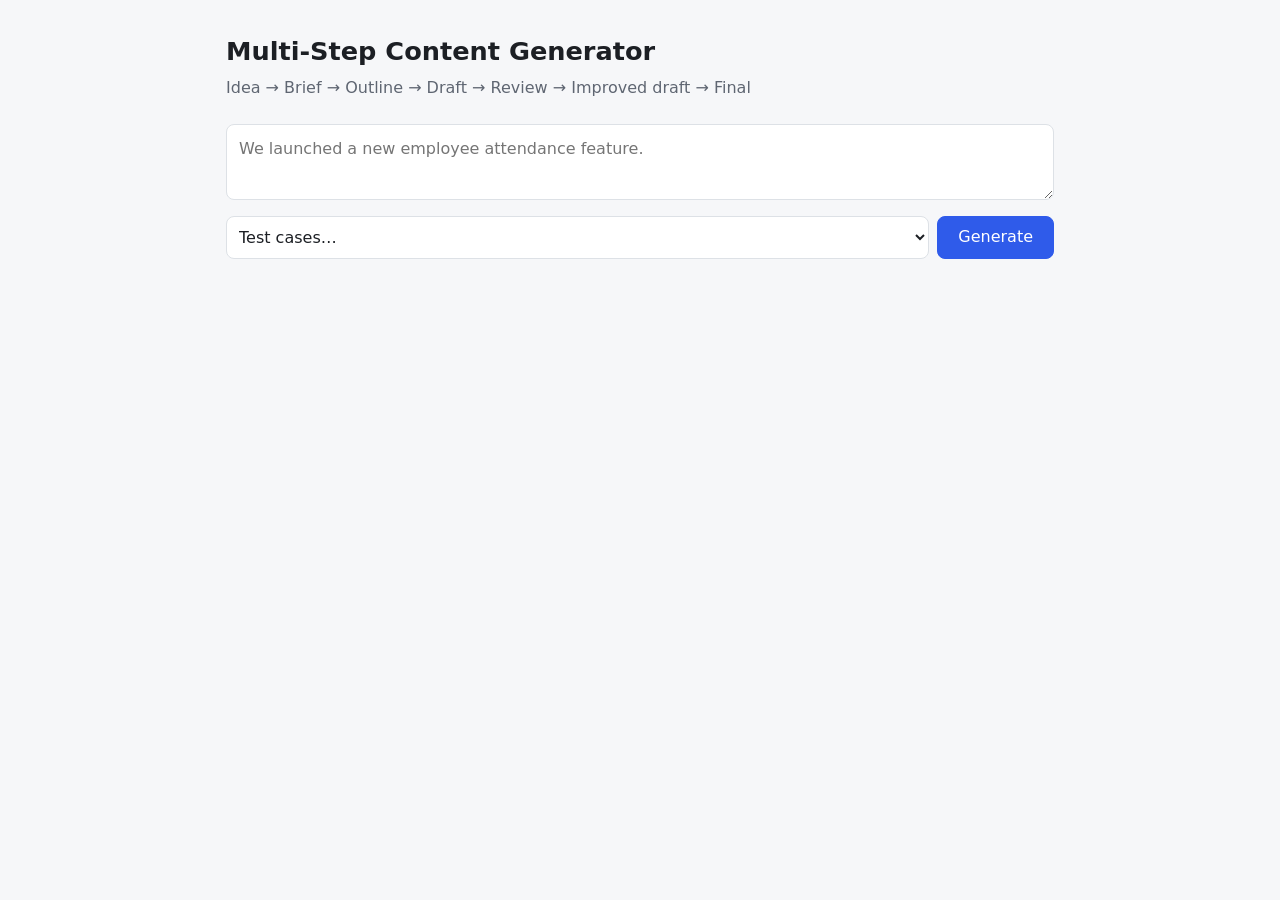
<file: static/index.html>
<!doctype html>
<html lang="en">
<head>
  <meta charset="utf-8">
  <meta name="viewport" content="width=device-width, initial-scale=1">
  <title>Multi-Step Content Generator</title>
  <link rel="stylesheet" href="/static/style.css">
</head>
<body>
  <main>
    <h1>Multi-Step Content Generator</h1>
    <p class="sub">Idea → Brief → Outline → Draft → Review → Improved draft → Final</p>

    <form id="form">
      <textarea id="idea" maxlength="500" rows="2" placeholder="We launched a new employee attendance feature." required></textarea>
      <div class="row">
        <select id="examples" aria-label="Test cases">
          <option value="">Test cases…</option>
          <option>We launched a new employee attendance feature.</option>
          <option>New update is out.</option>
          <option>Write a LinkedIn post: we cut payroll processing time by 40%.</option>
          <option>Announce to customers that our app now supports dark mode.</option>
          <option>We're discontinuing the legacy reporting tool next month.</option>
        </select>
        <button id="run" type="submit">Generate</button>
      </div>
    </form>

    <div id="summary" class="summary" hidden></div>
    <ol id="steps" class="steps"></ol>
  </main>
  <script src="/static/app.js"></script>
</body>
</html>
</file>
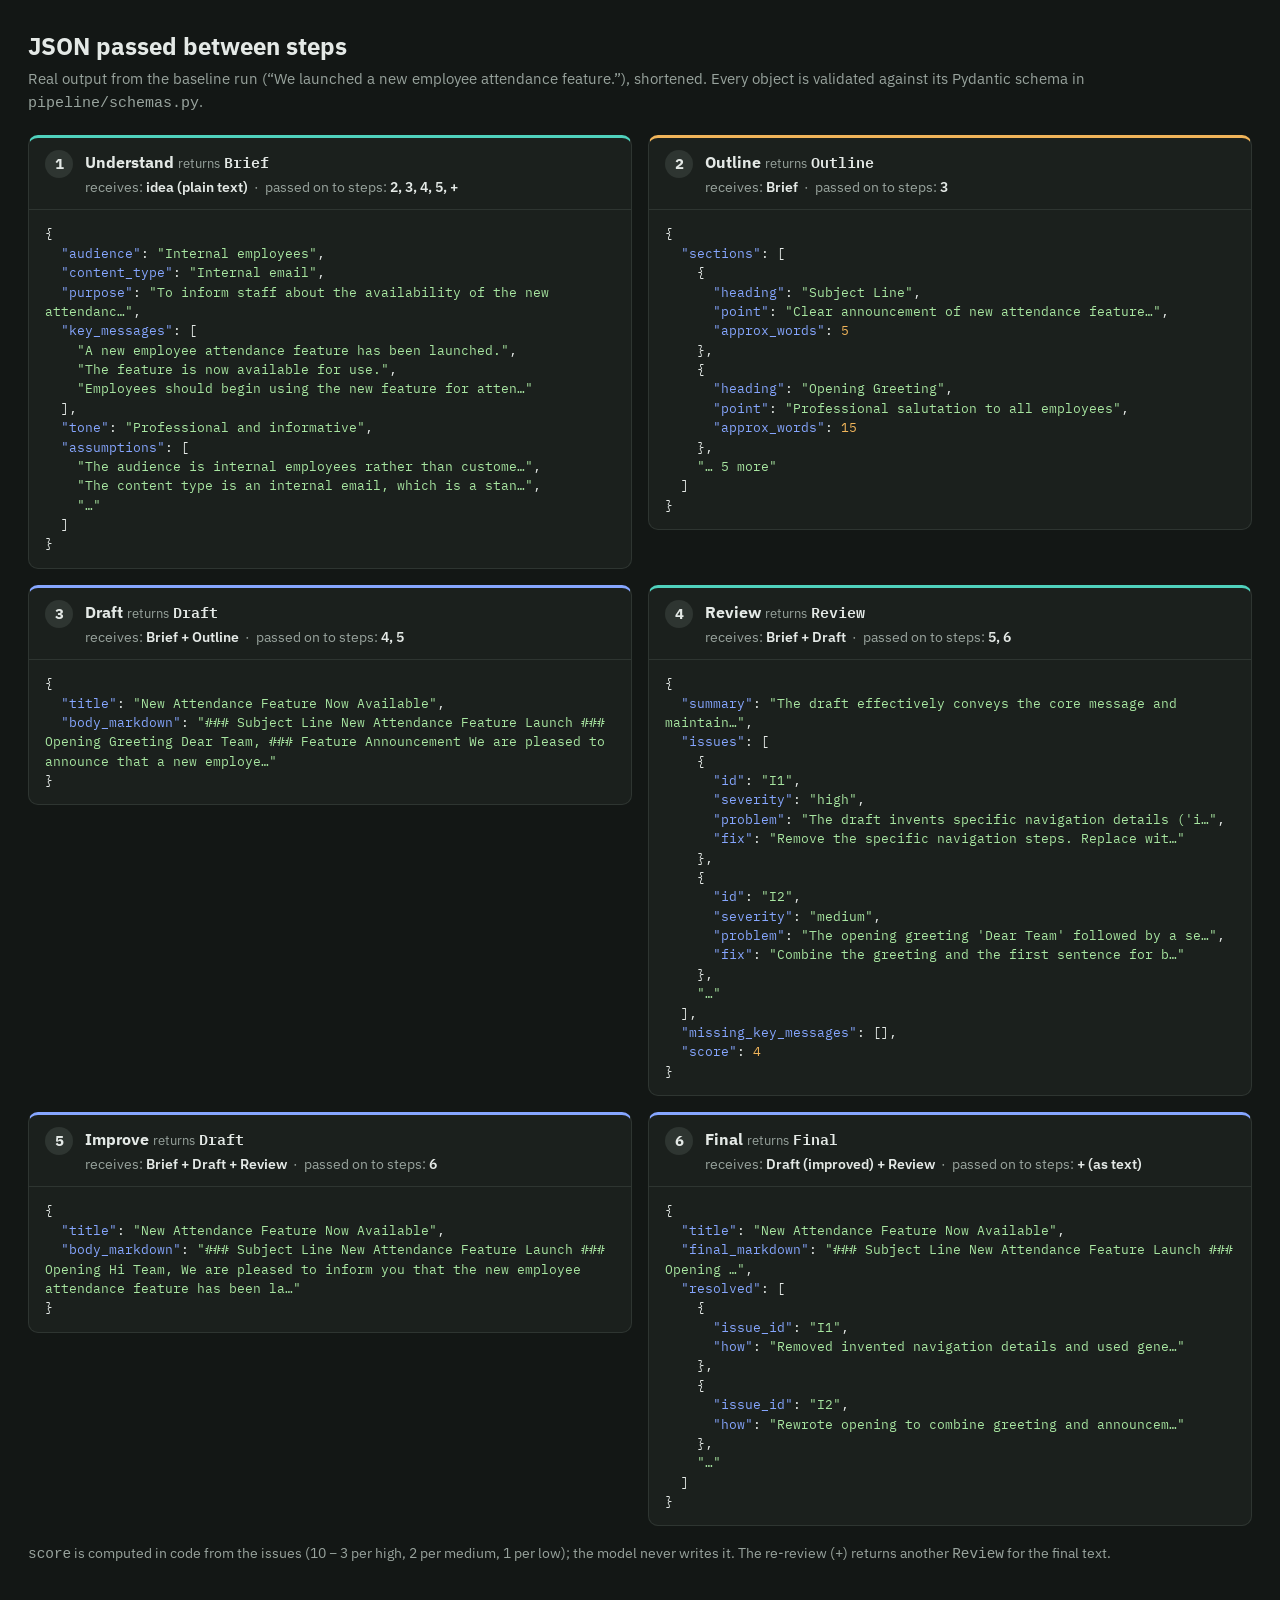
<file: docs/json-structure.html>
<!doctype html><html lang="en"><head><meta charset="utf-8">
<title>JSON Between Steps</title>
<link rel="stylesheet" href="https://fonts.googleapis.com/css2?family=IBM+Plex+Mono:wght@400;600&family=IBM+Plex+Sans:wght@400;600;700&display=swap">
<style>
:root { --bg:#131715; --surface:#1b201d; --fg:#e4e9e6; --muted:#98a39d; --line:#2e3531;
  --qwen:#4fd1bd; --g20:#f0b45a; --g120:#86a6ff; --key:#86a6ff; --str:#a8e6a1; --num:#f0b45a; color-scheme: dark; }
* { box-sizing:border-box; }
body { margin:0; background:var(--bg); color:var(--fg); font:15px/1.5 "IBM Plex Sans", system-ui, sans-serif; padding:28px; }
h1 { margin:0 0 4px; font-size:1.5rem; }
.lede { margin:0 0 20px; color:var(--muted); }
.grid { display:grid; grid-template-columns:repeat(2, minmax(0,1fr)); gap:16px; align-items:start; }
.card { background:var(--surface); border:1px solid var(--line); border-top:3px solid var(--muted); border-radius:10px; overflow:hidden; }
.card.qwen { border-top-color:var(--qwen); } .card.g20 { border-top-color:var(--g20); } .card.g120 { border-top-color:var(--g120); }
header { display:flex; gap:12px; align-items:flex-start; padding:12px 16px; border-bottom:1px solid var(--line); }
.num { flex:none; width:28px; height:28px; border-radius:50%; display:grid; place-items:center; font-weight:700; background:var(--line); }
h2 { margin:0; font-size:1rem; } h2 small { color:var(--muted); font-weight:400; }
h2 code { font:600 .95rem "IBM Plex Mono", monospace; }
header p { margin:2px 0 0; color:var(--muted); font-size:.85rem; } header p b { color:var(--fg); font-weight:600; }
pre { margin:0; padding:14px 16px; font:12.5px/1.55 "IBM Plex Mono", Consolas, monospace; white-space:pre-wrap; }
.k { color:var(--key); } .s { color:var(--str); } .n { color:var(--num); }
.note { margin-top:16px; color:var(--muted); font-size:.9rem; }
</style></head><body>
<h1>JSON passed between steps</h1>
<p class="lede">Real output from the baseline run (“We launched a new employee attendance feature.”), shortened. Every object is validated against its Pydantic schema in <code>pipeline/schemas.py</code>.</p>
<div class="grid">
<article class="card qwen">
  <header><span class="num">1</span><div><h2>Understand <small>returns</small> <code>Brief</code></h2>
  <p>receives: <b>idea (plain text)</b> &nbsp;·&nbsp; passed on to steps: <b>2, 3, 4, 5, +</b></p></div></header>
  <pre>{
  <span class="k">&quot;audience&quot;</span>: <span class="s">&quot;Internal employees&quot;</span>,
  <span class="k">&quot;content_type&quot;</span>: <span class="s">&quot;Internal email&quot;</span>,
  <span class="k">&quot;purpose&quot;</span>: <span class="s">&quot;To inform staff about the availability of the new attendanc…&quot;</span>,
  <span class="k">&quot;key_messages&quot;</span>: [
    <span class="s">&quot;A new employee attendance feature has been launched.&quot;</span>,
    <span class="s">&quot;The feature is now available for use.&quot;</span>,
    <span class="s">&quot;Employees should begin using the new feature for atten…&quot;</span>
  ],
  <span class="k">&quot;tone&quot;</span>: <span class="s">&quot;Professional and informative&quot;</span>,
  <span class="k">&quot;assumptions&quot;</span>: [
    <span class="s">&quot;The audience is internal employees rather than custome…&quot;</span>,
    <span class="s">&quot;The content type is an internal email, which is a stan…&quot;</span>,
    <span class="s">&quot;…&quot;</span>
  ]
}</pre>
</article>
<article class="card g20">
  <header><span class="num">2</span><div><h2>Outline <small>returns</small> <code>Outline</code></h2>
  <p>receives: <b>Brief</b> &nbsp;·&nbsp; passed on to steps: <b>3</b></p></div></header>
  <pre>{
  <span class="k">&quot;sections&quot;</span>: [
    {
      <span class="k">&quot;heading&quot;</span>: <span class="s">&quot;Subject Line&quot;</span>,
      <span class="k">&quot;point&quot;</span>: <span class="s">&quot;Clear announcement of new attendance feature…&quot;</span>,
      <span class="k">&quot;approx_words&quot;</span>: <span class="n">5</span>
    },
    {
      <span class="k">&quot;heading&quot;</span>: <span class="s">&quot;Opening Greeting&quot;</span>,
      <span class="k">&quot;point&quot;</span>: <span class="s">&quot;Professional salutation to all employees&quot;</span>,
      <span class="k">&quot;approx_words&quot;</span>: <span class="n">15</span>
    },
    <span class="s">&quot;… 5 more&quot;</span>
  ]
}</pre>
</article>
<article class="card g120">
  <header><span class="num">3</span><div><h2>Draft <small>returns</small> <code>Draft</code></h2>
  <p>receives: <b>Brief + Outline</b> &nbsp;·&nbsp; passed on to steps: <b>4, 5</b></p></div></header>
  <pre>{
  <span class="k">&quot;title&quot;</span>: <span class="s">&quot;New Attendance Feature Now Available&quot;</span>,
  <span class="k">&quot;body_markdown&quot;</span>: <span class="s">&quot;### Subject Line New Attendance Feature Launch ### Opening Greeting Dear Team, ### Feature Announcement We are pleased to announce that a new employe…&quot;</span>
}</pre>
</article>
<article class="card qwen">
  <header><span class="num">4</span><div><h2>Review <small>returns</small> <code>Review</code></h2>
  <p>receives: <b>Brief + Draft</b> &nbsp;·&nbsp; passed on to steps: <b>5, 6</b></p></div></header>
  <pre>{
  <span class="k">&quot;summary&quot;</span>: <span class="s">&quot;The draft effectively conveys the core message and maintain…&quot;</span>,
  <span class="k">&quot;issues&quot;</span>: [
    {
      <span class="k">&quot;id&quot;</span>: <span class="s">&quot;I1&quot;</span>,
      <span class="k">&quot;severity&quot;</span>: <span class="s">&quot;high&quot;</span>,
      <span class="k">&quot;problem&quot;</span>: <span class="s">&quot;The draft invents specific navigation details (&#x27;i…&quot;</span>,
      <span class="k">&quot;fix&quot;</span>: <span class="s">&quot;Remove the specific navigation steps. Replace wit…&quot;</span>
    },
    {
      <span class="k">&quot;id&quot;</span>: <span class="s">&quot;I2&quot;</span>,
      <span class="k">&quot;severity&quot;</span>: <span class="s">&quot;medium&quot;</span>,
      <span class="k">&quot;problem&quot;</span>: <span class="s">&quot;The opening greeting &#x27;Dear Team&#x27; followed by a se…&quot;</span>,
      <span class="k">&quot;fix&quot;</span>: <span class="s">&quot;Combine the greeting and the first sentence for b…&quot;</span>
    },
    <span class="s">&quot;…&quot;</span>
  ],
  <span class="k">&quot;missing_key_messages&quot;</span>: [],
  <span class="k">&quot;score&quot;</span>: <span class="n">4</span>
}</pre>
</article>
<article class="card g120">
  <header><span class="num">5</span><div><h2>Improve <small>returns</small> <code>Draft</code></h2>
  <p>receives: <b>Brief + Draft + Review</b> &nbsp;·&nbsp; passed on to steps: <b>6</b></p></div></header>
  <pre>{
  <span class="k">&quot;title&quot;</span>: <span class="s">&quot;New Attendance Feature Now Available&quot;</span>,
  <span class="k">&quot;body_markdown&quot;</span>: <span class="s">&quot;### Subject Line New Attendance Feature Launch ### Opening Hi Team, We are pleased to inform you that the new employee attendance feature has been la…&quot;</span>
}</pre>
</article>
<article class="card g120">
  <header><span class="num">6</span><div><h2>Final <small>returns</small> <code>Final</code></h2>
  <p>receives: <b>Draft (improved) + Review</b> &nbsp;·&nbsp; passed on to steps: <b>+ (as text)</b></p></div></header>
  <pre>{
  <span class="k">&quot;title&quot;</span>: <span class="s">&quot;New Attendance Feature Now Available&quot;</span>,
  <span class="k">&quot;final_markdown&quot;</span>: <span class="s">&quot;### Subject Line New Attendance Feature Launch ### Opening …&quot;</span>,
  <span class="k">&quot;resolved&quot;</span>: [
    {
      <span class="k">&quot;issue_id&quot;</span>: <span class="s">&quot;I1&quot;</span>,
      <span class="k">&quot;how&quot;</span>: <span class="s">&quot;Removed invented navigation details and used gene…&quot;</span>
    },
    {
      <span class="k">&quot;issue_id&quot;</span>: <span class="s">&quot;I2&quot;</span>,
      <span class="k">&quot;how&quot;</span>: <span class="s">&quot;Rewrote opening to combine greeting and announcem…&quot;</span>
    },
    <span class="s">&quot;…&quot;</span>
  ]
}</pre>
</article></div>
<p class="note"><code>score</code> is computed in code from the issues (10 − 3 per high, 2 per medium, 1 per low); the model never writes it. The re-review (+) returns another <code>Review</code> for the final text.</p>
</body></html>
</file>
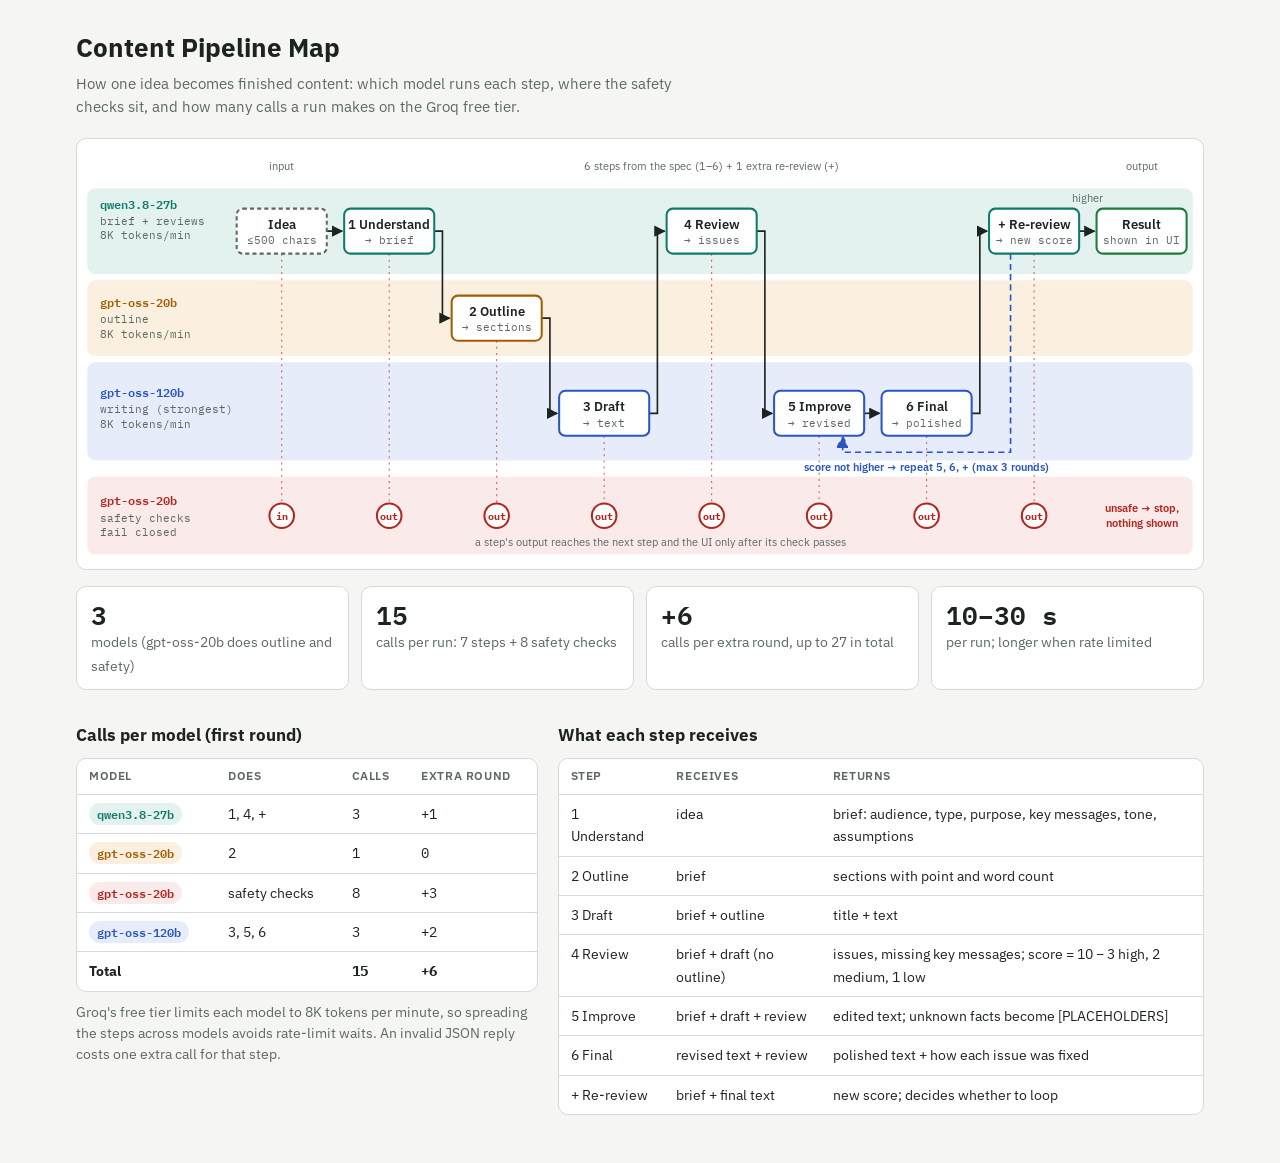
<file: docs/pipeline-map.html>
<!doctype html><html lang="en"><head><meta charset="utf-8"><meta name="viewport" content="width=device-width, initial-scale=1"><style>body{margin:0}</style></head><body><title>Content Pipeline Map</title>
<link rel="preconnect" href="https://fonts.googleapis.com">
<link rel="stylesheet" href="https://fonts.googleapis.com/css2?family=IBM+Plex+Mono:wght@400;600&family=IBM+Plex+Sans:wght@400;500;600;700&display=swap">
<style>
  /* Layout: swimlane diagram (one lane per model, steps left to right), then stat strip, then two reference tables. */
  :root {
    --bg: #f5f6f4;
    --surface: #ffffff;
    --fg: #1d2420;
    --muted: #5d6862;
    --line: #d5dbd7;
    --qwen: #0f7a6c;      --qwen-bg: #e3f2ef;
    --g20: #a35d00;       --g20-bg: #fbf0df;
    --g120: #2a55c4;      --g120-bg: #e6ecfa;
    --safe: #b3261e;      --safe-bg: #fbeaea;
    --ok: #1d7a3a;
    --sans: "IBM Plex Sans", system-ui, "Segoe UI", sans-serif;
    --mono: "IBM Plex Mono", ui-monospace, Consolas, monospace;
  }
  @media (prefers-color-scheme: dark) {
    :root:not([data-theme="light"]) {
      --bg: #131715; --surface: #1b201d; --fg: #e4e9e6; --muted: #98a39d; --line: #2e3531;
      --qwen: #4fd1bd; --qwen-bg: #16302b;
      --g20: #f0b45a;  --g20-bg: #33270f;
      --g120: #86a6ff; --g120-bg: #1a2440;
      --safe: #ff8a80; --safe-bg: #3a1d1b;
      --ok: #6fdc8c;
      color-scheme: dark;
    }
  }
  :root[data-theme="dark"] {
    --bg: #131715; --surface: #1b201d; --fg: #e4e9e6; --muted: #98a39d; --line: #2e3531;
    --qwen: #4fd1bd; --qwen-bg: #16302b;
    --g20: #f0b45a;  --g20-bg: #33270f;
    --g120: #86a6ff; --g120-bg: #1a2440;
    --safe: #ff8a80; --safe-bg: #3a1d1b;
    --ok: #6fdc8c;
    color-scheme: dark;
  }

  * { box-sizing: border-box; }
  body { background: var(--bg); color: var(--fg); font: 15px/1.55 var(--sans); }
  .wrap { max-width: 1160px; margin: 0 auto; padding-inline: 16px; padding-block: 28px 48px; }
  h1 { font-size: 1.6rem; margin: 0 0 4px; text-wrap: balance; }
  .lede { margin: 0 0 20px; color: var(--muted); max-width: 70ch; }
  h2 { font-size: 1.05rem; margin: 32px 0 10px; }

  .diagram { background: var(--surface); border: 1px solid var(--line); border-radius: 10px; overflow-x: auto; }
  .diagram svg { display: block; min-width: 900px; width: 100%; height: auto; }

  /* svg styling through tokens */
  .band { stroke: none; }
  .band.q { fill: var(--qwen-bg); } .band.a { fill: var(--g20-bg); } .band.b { fill: var(--g120-bg); } .band.s { fill: var(--safe-bg); }
  .lane-label { font: 600 12px var(--mono); }
  .lane-label.q { fill: var(--qwen); } .lane-label.a { fill: var(--g20); } .lane-label.b { fill: var(--g120); } .lane-label.s { fill: var(--safe); }
  .lane-sub { font: 400 11px var(--mono); fill: var(--muted); }
  .node rect { fill: var(--surface); stroke-width: 2; }
  .node.q rect { stroke: var(--qwen); } .node.a rect { stroke: var(--g20); } .node.b rect { stroke: var(--g120); }
  .node.io rect { stroke: var(--muted); stroke-dasharray: 4 3; }
  .node.done rect { stroke: var(--ok); }
  .node .t { font: 600 13px var(--sans); fill: var(--fg); }
  .node .o { font: 400 11px var(--mono); fill: var(--muted); }
  .flow { fill: none; stroke: var(--fg); stroke-width: 1.6; }
  .loop { fill: none; stroke: var(--g120); stroke-width: 1.6; stroke-dasharray: 6 4; }
  .loop-label { font: 600 11px var(--sans); fill: var(--g120); }
  .tap { stroke: var(--safe); stroke-width: 1; stroke-dasharray: 2 4; opacity: .7; }
  .shield circle { fill: var(--surface); stroke: var(--safe); stroke-width: 2; }
  .shield text { font: 700 10px var(--mono); fill: var(--safe); }
  .note { font: 400 11px var(--sans); fill: var(--muted); }
  .note.s { fill: var(--safe); font-weight: 600; }
  .arrowhead { fill: var(--fg); } .arrowhead.loop { fill: var(--g120); }

  /* stats */
  .stats { display: grid; grid-template-columns: repeat(4, minmax(0, 1fr)); gap: 12px; margin-top: 16px; }
  .stat { background: var(--surface); border: 1px solid var(--line); border-radius: 10px; padding: 12px 14px; }
  .stat b { display: block; font: 600 1.6rem/1.2 var(--mono); font-variant-numeric: tabular-nums; }
  .stat span { color: var(--muted); font-size: .88rem; }
  @media (max-width: 720px) { .stats { grid-template-columns: repeat(2, minmax(0, 1fr)); } }

  /* tables */
  .tables { display: grid; grid-template-columns: minmax(0, 1fr) minmax(0, 1.4fr); gap: 20px; }
  @media (max-width: 860px) { .tables { grid-template-columns: minmax(0, 1fr); } }
  .tbl { overflow-x: auto; background: var(--surface); border: 1px solid var(--line); border-radius: 10px; }
  table { width: 100%; border-collapse: collapse; font-size: .9rem; }
  th, td { text-align: left; padding: 8px 12px; border-bottom: 1px solid var(--line); vertical-align: top; }
  tr:last-child td { border-bottom: none; }
  th { font-size: .75rem; text-transform: uppercase; letter-spacing: .05em; color: var(--muted); font-weight: 600; }
  td.num { font-family: var(--mono); font-variant-numeric: tabular-nums; white-space: nowrap; }
  .chip { display: inline-block; font: 600 .78rem var(--mono); padding: 1px 8px; border-radius: 999px; white-space: nowrap; }
  .chip.q { color: var(--qwen); background: var(--qwen-bg); }
  .chip.a { color: var(--g20); background: var(--g20-bg); }
  .chip.b { color: var(--g120); background: var(--g120-bg); }
  .chip.s { color: var(--safe); background: var(--safe-bg); }
  .foot { margin-top: 10px; color: var(--muted); font-size: .85rem; }
</style>

<div class="wrap">
  <h1>Content Pipeline Map</h1>
  <p class="lede">How one idea becomes finished content: which model runs each step, where the safety checks sit, and how many calls a run makes on the Groq free tier.</p>

  <div class="diagram" role="img" aria-label="Swimlane diagram: idea goes through understand (qwen), outline (gpt-oss-20b), draft (gpt-oss-120b), review (qwen), improve and final (gpt-oss-120b), re-review (qwen). If the score did not go up, improve, final and re-review repeat up to 3 rounds. Every output and the raw idea pass a safety check on gpt-oss-20b.">
    <svg viewBox="0 0 1100 420" xmlns="http://www.w3.org/2000/svg">
      <defs>
        <marker id="ah" viewBox="0 0 10 10" refX="9" refY="5" markerWidth="7" markerHeight="7" orient="auto-start-reverse">
          <path class="arrowhead" d="M0 0 L10 5 L0 10 z"/>
        </marker>
        <marker id="ahl" viewBox="0 0 10 10" refX="9" refY="5" markerWidth="7" markerHeight="7" orient="auto-start-reverse">
          <path class="arrowhead loop" d="M0 0 L10 5 L0 10 z"/>
        </marker>
      </defs>

      <!-- lanes: one per model -->
      <rect class="band q" x="10" y="48" width="1080" height="84" rx="8"/>
      <rect class="band a" x="10" y="138" width="1080" height="74" rx="8"/>
      <rect class="band b" x="10" y="218" width="1080" height="96" rx="8"/>
      <rect class="band s" x="10" y="330" width="1080" height="76" rx="8"/>

      <text class="lane-label q" x="22" y="68">qwen3.8-27b</text>
      <text class="lane-sub" x="22" y="84">brief + reviews</text>
      <text class="lane-sub" x="22" y="98">8K tokens/min</text>

      <text class="lane-label a" x="22" y="164">gpt-oss-20b</text>
      <text class="lane-sub" x="22" y="180">outline</text>
      <text class="lane-sub" x="22" y="194">8K tokens/min</text>

      <text class="lane-label b" x="22" y="252">gpt-oss-120b</text>
      <text class="lane-sub" x="22" y="268">writing (strongest)</text>
      <text class="lane-sub" x="22" y="282">8K tokens/min</text>

      <text class="lane-label s" x="22" y="358">gpt-oss-20b</text>
      <text class="lane-sub" x="22" y="374">safety checks</text>
      <text class="lane-sub" x="22" y="388">fail closed</text>

      <text class="note" x="200" y="30" text-anchor="middle">input</text>
      <text class="note" x="620" y="30" text-anchor="middle">6 steps from the spec (1–6) + 1 extra re-review (+)</text>
      <text class="note" x="1040" y="30" text-anchor="middle">output</text>

      <!-- moderation taps: dashed line from each checked node down to its shield -->
      <line class="tap" x1="200" y1="112" x2="200" y2="356"/>
      <line class="tap" x1="305" y1="112" x2="305" y2="356"/>
      <line class="tap" x1="410" y1="197" x2="410" y2="356"/>
      <line class="tap" x1="515" y1="290" x2="515" y2="356"/>
      <line class="tap" x1="620" y1="112" x2="620" y2="356"/>
      <line class="tap" x1="725" y1="290" x2="725" y2="356"/>
      <line class="tap" x1="830" y1="290" x2="830" y2="356"/>
      <line class="tap" x1="935" y1="112" x2="935" y2="356"/>

      <!-- main flow -->
      <path class="flow" d="M244 90 H259" marker-end="url(#ah)"/>
      <path class="flow" d="M349 90 H357 V175 H364" marker-end="url(#ah)"/>
      <path class="flow" d="M454 175 H462 V268 H469" marker-end="url(#ah)"/>
      <path class="flow" d="M559 268 H567 V90 H574" marker-end="url(#ah)"/>
      <path class="flow" d="M664 90 H672 V268 H679" marker-end="url(#ah)"/>
      <path class="flow" d="M769 268 H784" marker-end="url(#ah)"/>
      <path class="flow" d="M874 268 H882 V90 H889" marker-end="url(#ah)"/>
      <path class="flow" d="M979 90 H994" marker-end="url(#ah)"/>
      <text class="note" x="987" y="62" text-anchor="middle">higher</text>

      <!-- review -> improve loop -->
      <path class="loop" d="M912 112 V306 H748 V292" marker-end="url(#ahl)"/>
      <text class="loop-label" x="830" y="324" text-anchor="middle">score not higher → repeat 5, 6, + (max 3 rounds)</text>

      <!-- nodes -->
      <g class="node io"><rect x="156" y="68" width="88" height="44" rx="6"/>
        <text class="t" x="200" y="88" text-anchor="middle">Idea</text>
        <text class="o" x="200" y="103" text-anchor="middle">≤500 chars</text></g>

      <g class="node q"><rect x="261" y="68" width="88" height="44" rx="6"/>
        <text class="t" x="305" y="88" text-anchor="middle">1 Understand</text>
        <text class="o" x="305" y="103" text-anchor="middle">→ brief</text></g>

      <g class="node a"><rect x="366" y="153" width="88" height="44" rx="6"/>
        <text class="t" x="410" y="173" text-anchor="middle">2 Outline</text>
        <text class="o" x="410" y="188" text-anchor="middle">→ sections</text></g>

      <g class="node b"><rect x="471" y="246" width="88" height="44" rx="6"/>
        <text class="t" x="515" y="266" text-anchor="middle">3 Draft</text>
        <text class="o" x="515" y="281" text-anchor="middle">→ text</text></g>

      <g class="node q"><rect x="576" y="68" width="88" height="44" rx="6"/>
        <text class="t" x="620" y="88" text-anchor="middle">4 Review</text>
        <text class="o" x="620" y="103" text-anchor="middle">→ issues</text></g>

      <g class="node b"><rect x="681" y="246" width="88" height="44" rx="6"/>
        <text class="t" x="725" y="266" text-anchor="middle">5 Improve</text>
        <text class="o" x="725" y="281" text-anchor="middle">→ revised</text></g>

      <g class="node b"><rect x="786" y="246" width="88" height="44" rx="6"/>
        <text class="t" x="830" y="266" text-anchor="middle">6 Final</text>
        <text class="o" x="830" y="281" text-anchor="middle">→ polished</text></g>

      <g class="node q"><rect x="891" y="68" width="88" height="44" rx="6"/>
        <text class="t" x="935" y="88" text-anchor="middle">+ Re-review</text>
        <text class="o" x="935" y="103" text-anchor="middle">→ new score</text></g>

      <g class="node done"><rect x="996" y="68" width="88" height="44" rx="6"/>
        <text class="t" x="1040" y="88" text-anchor="middle">Result</text>
        <text class="o" x="1040" y="103" text-anchor="middle">shown in UI</text></g>

      <!-- safety checks: 1 on the idea, 1 on every step's output -->
      <g class="shield"><circle cx="200" cy="368" r="12"/><text x="200" y="372" text-anchor="middle">in</text></g>
      <g class="shield"><circle cx="305" cy="368" r="12"/><text x="305" y="372" text-anchor="middle">out</text></g>
      <g class="shield"><circle cx="410" cy="368" r="12"/><text x="410" y="372" text-anchor="middle">out</text></g>
      <g class="shield"><circle cx="515" cy="368" r="12"/><text x="515" y="372" text-anchor="middle">out</text></g>
      <g class="shield"><circle cx="620" cy="368" r="12"/><text x="620" y="372" text-anchor="middle">out</text></g>
      <g class="shield"><circle cx="725" cy="368" r="12"/><text x="725" y="372" text-anchor="middle">out</text></g>
      <g class="shield"><circle cx="830" cy="368" r="12"/><text x="830" y="372" text-anchor="middle">out</text></g>
      <g class="shield"><circle cx="935" cy="368" r="12"/><text x="935" y="372" text-anchor="middle">out</text></g>
      <text class="note s" x="1040" y="364" text-anchor="middle">unsafe → stop,</text>
      <text class="note s" x="1040" y="379" text-anchor="middle">nothing shown</text>
      <text class="note" x="570" y="398" text-anchor="middle">a step's output reaches the next step and the UI only after its check passes</text>
    </svg>
  </div>

  <div class="stats">
    <div class="stat"><b>3</b><span>models (gpt-oss-20b does outline and safety)</span></div>
    <div class="stat"><b>15</b><span>calls per run: 7 steps + 8 safety checks</span></div>
    <div class="stat"><b>+6</b><span>calls per extra round, up to 27 in total</span></div>
    <div class="stat"><b>10–30 s</b><span>per run; longer when rate limited</span></div>
  </div>

  <div class="tables">
    <section>
      <h2>Calls per model (first round)</h2>
      <div class="tbl">
        <table>
          <thead><tr><th>Model</th><th>Does</th><th>Calls</th><th>Extra round</th></tr></thead>
          <tbody>
            <tr><td><span class="chip q">qwen3.8-27b</span></td><td>1, 4, +</td><td class="num">3</td><td class="num">+1</td></tr>
            <tr><td><span class="chip a">gpt-oss-20b</span></td><td>2</td><td class="num">1</td><td class="num">0</td></tr>
            <tr><td><span class="chip s">gpt-oss-20b</span></td><td>safety checks</td><td class="num">8</td><td class="num">+3</td></tr>
            <tr><td><span class="chip b">gpt-oss-120b</span></td><td>3, 5, 6</td><td class="num">3</td><td class="num">+2</td></tr>
            <tr><td><b>Total</b></td><td></td><td class="num"><b>15</b></td><td class="num"><b>+6</b></td></tr>
          </tbody>
        </table>
      </div>
      <p class="foot">Groq's free tier limits each model to 8K tokens per minute, so spreading the steps across models avoids rate-limit waits. An invalid JSON reply costs one extra call for that step.</p>
    </section>

    <section>
      <h2>What each step receives</h2>
      <div class="tbl">
        <table>
          <thead><tr><th>Step</th><th>Receives</th><th>Returns</th></tr></thead>
          <tbody>
            <tr><td>1 Understand</td><td>idea</td><td>brief: audience, type, purpose, key messages, tone, assumptions</td></tr>
            <tr><td>2 Outline</td><td>brief</td><td>sections with point and word count</td></tr>
            <tr><td>3 Draft</td><td>brief + outline</td><td>title + text</td></tr>
            <tr><td>4 Review</td><td>brief + draft (no outline)</td><td>issues, missing key messages; score = 10 − 3 high, 2 medium, 1 low</td></tr>
            <tr><td>5 Improve</td><td>brief + draft + review</td><td>edited text; unknown facts become [PLACEHOLDERS]</td></tr>
            <tr><td>6 Final</td><td>revised text + review</td><td>polished text + how each issue was fixed</td></tr>
            <tr><td>+ Re-review</td><td>brief + final text</td><td>new score; decides whether to loop</td></tr>
          </tbody>
        </table>
      </div>
    </section>
  </div>
</div>
</body></html>
</file>
<file: static/style.css>
:root {
  --bg: #f6f7f9;
  --card: #ffffff;
  --text: #1c1f24;
  --muted: #5f6672;
  --border: #dde1e6;
  --accent: #2f5bea;
  --ok: #067647;
  --ok-bg: #e6f4ec;
  --warn: #9a5b00;
  --warn-bg: #fff4e0;
  --danger: #b42318;
  --danger-bg: #fdecec;
  --high: #b42318;
  --medium: #9a5b00;
  --low: #5f6672;
}
@media (prefers-color-scheme: dark) {
  :root {
    --bg: #121418;
    --card: #1b1e24;
    --text: #e7e9ec;
    --muted: #9aa1ab;
    --border: #2c3038;
    --accent: #7c9bff;
    --ok: #6fdc9c;
    --ok-bg: #16301f;
    --warn: #ffc56b;
    --warn-bg: #352812;
    --danger: #ff8a80;
    --danger-bg: #3a1c1c;
    --high: #ff8a80;
    --medium: #ffc56b;
    --low: #9aa1ab;
  }
}

* { box-sizing: border-box; }
body {
  margin: 0;
  background: var(--bg);
  color: var(--text);
  font: 16px/1.55 system-ui, -apple-system, "Segoe UI", sans-serif;
}
main { max-width: 860px; margin: 0 auto; padding: 32px 16px 64px; }
h1 { margin: 0 0 4px; font-size: 1.6rem; }
.sub { margin: 0 0 24px; color: var(--muted); }

/* ---------- form ---------- */
textarea, select, button {
  font: inherit;
  color: var(--text);
  background: var(--card);
  border: 1px solid var(--border);
  border-radius: 8px;
}
textarea { width: 100%; padding: 12px; resize: vertical; }
.row { display: flex; gap: 8px; margin-top: 8px; }
select { flex: 1; min-width: 0; padding: 8px; }
button {
  padding: 8px 20px;
  background: var(--accent);
  border-color: var(--accent);
  color: #fff;
  cursor: pointer;
}
button:disabled { opacity: .6; cursor: wait; }

/* ---------- summary banner ---------- */
.summary {
  margin-top: 24px;
  padding: 12px 16px;
  border-radius: 8px;
  border: 1px solid var(--border);
  background: var(--card);
}
.summary.ok { background: var(--ok-bg); border-color: transparent; }
.summary.blocked, .summary.error { background: var(--danger-bg); color: var(--danger); border-color: transparent; }

/* ---------- vertical step timeline ---------- */
.steps { list-style: none; margin: 24px 0 0; padding: 0; }
.step {
  position: relative;
  padding-left: 32px;
  padding-bottom: 20px;
}
/* connector line between step markers */
.step::before {
  content: "";
  position: absolute;
  left: 9px;
  top: 22px;
  bottom: 0;
  width: 2px;
  background: var(--border);
}
.step:last-child::before { display: none; }
.marker {
  position: absolute;
  left: 0;
  top: 4px;
  width: 20px;
  height: 20px;
  border-radius: 50%;
  border: 2px solid var(--accent);
  background: var(--card);
}
.step.done .marker { background: var(--ok); border-color: var(--ok); }
.step.blocked .marker { background: var(--danger); border-color: var(--danger); }
.step.running .marker { animation: pulse 1s ease-in-out infinite alternate; }
@keyframes pulse { to { background: var(--accent); } }

.card {
  background: var(--card);
  border: 1px solid var(--border);
  border-radius: 8px;
  overflow: hidden;
}
.step.blocked .card { border-color: var(--danger); }
.card-head {
  display: flex;
  flex-wrap: wrap;
  align-items: baseline;
  gap: 4px 12px;
  padding: 10px 16px;
  border-bottom: 1px solid var(--border);
}
.card-head h2 { margin: 0; font-size: 1rem; flex: 1; min-width: 0; }
.card-head .model { font-size: .8rem; color: var(--muted); font-family: ui-monospace, Consolas, monospace; }
.card-head .state { font-size: .85rem; color: var(--muted); }
.step.done .state { color: var(--ok); }
.step.blocked .state { color: var(--danger); font-weight: 600; }
.card-body { padding: 16px; overflow-wrap: anywhere; }
.card-body > :first-child { margin-top: 0; }
.card-body > :last-child { margin-bottom: 0; }

.log { margin: 0; padding: 0; list-style: none; font-size: .9rem; color: var(--muted); }
.log li + li { margin-top: 2px; }
.log .wait { color: var(--warn); }
.log .bad { color: var(--danger); }

/* ---------- content inside cards ---------- */
.card-body h3 { font-size: 1.05rem; margin: 0 0 8px; }
.card-body h4 { font-size: .95rem; margin: 20px 0 8px; }

/* brief: label | value grid */
.fields { display: grid; grid-template-columns: 140px 1fr; gap: 8px 16px; margin: 0; }
.fields dt { font-weight: 600; color: var(--muted); }
.fields dd { margin: 0; }
.fields ul { margin: 0; padding-left: 18px; }
@media (max-width: 560px) {
  .fields { grid-template-columns: 1fr; gap: 2px; }
  .fields dd { margin-bottom: 10px; }
}

/* outline */
.outline { margin: 0; padding-left: 20px; }
.outline li + li { margin-top: 10px; }
.outline .words { font-size: .8rem; color: var(--muted); }
.outline p { margin: 2px 0 0; color: var(--muted); }

/* review: one block per issue, same structure every time */
.score-line { display: flex; align-items: flex-start; gap: 16px; margin-bottom: 12px; }
.score { font-size: 1.4rem; font-weight: 700; line-height: 1.2; flex: none; white-space: nowrap; }
.score-line > span:last-child { min-width: 0; }
.score small { font-size: .9rem; font-weight: 400; color: var(--muted); }
.issues { list-style: none; margin: 0; padding: 0; display: grid; gap: 8px; }
.issue {
  border: 1px solid var(--border);
  border-left: 4px solid var(--low);
  border-radius: 6px;
  padding: 10px 12px;
}
.issue.high { border-left-color: var(--high); }
.issue.medium { border-left-color: var(--medium); }
.issue-head { display: flex; gap: 8px; align-items: center; margin-bottom: 4px; }
.issue p { margin: 0; }
.issue .fix { margin-top: 4px; color: var(--muted); }
.issue .fix b { color: var(--text); }

.badge {
  display: inline-block;
  font-size: .75rem;
  font-weight: 600;
  line-height: 1.6;
  padding: 0 8px;
  border-radius: 999px;
  border: 1px solid currentColor;
  text-transform: uppercase;
  letter-spacing: .02em;
}
.badge.high { color: var(--high); }
.badge.medium { color: var(--medium); }
.badge.low { color: var(--low); }
.badge.id { color: var(--muted); text-transform: none; }

/* final: resolved list */
.resolved { list-style: none; margin: 0; padding: 0; display: grid; gap: 6px; }
.resolved li { display: grid; grid-template-columns: 48px 1fr; gap: 8px; align-items: baseline; }
.content { border-left: 3px solid var(--border); padding-left: 16px; }

details { margin-top: 16px; font-size: .9rem; color: var(--muted); }
summary { cursor: pointer; }
pre { white-space: pre-wrap; font-size: .8rem; margin: 8px 0 0; }
</file>
